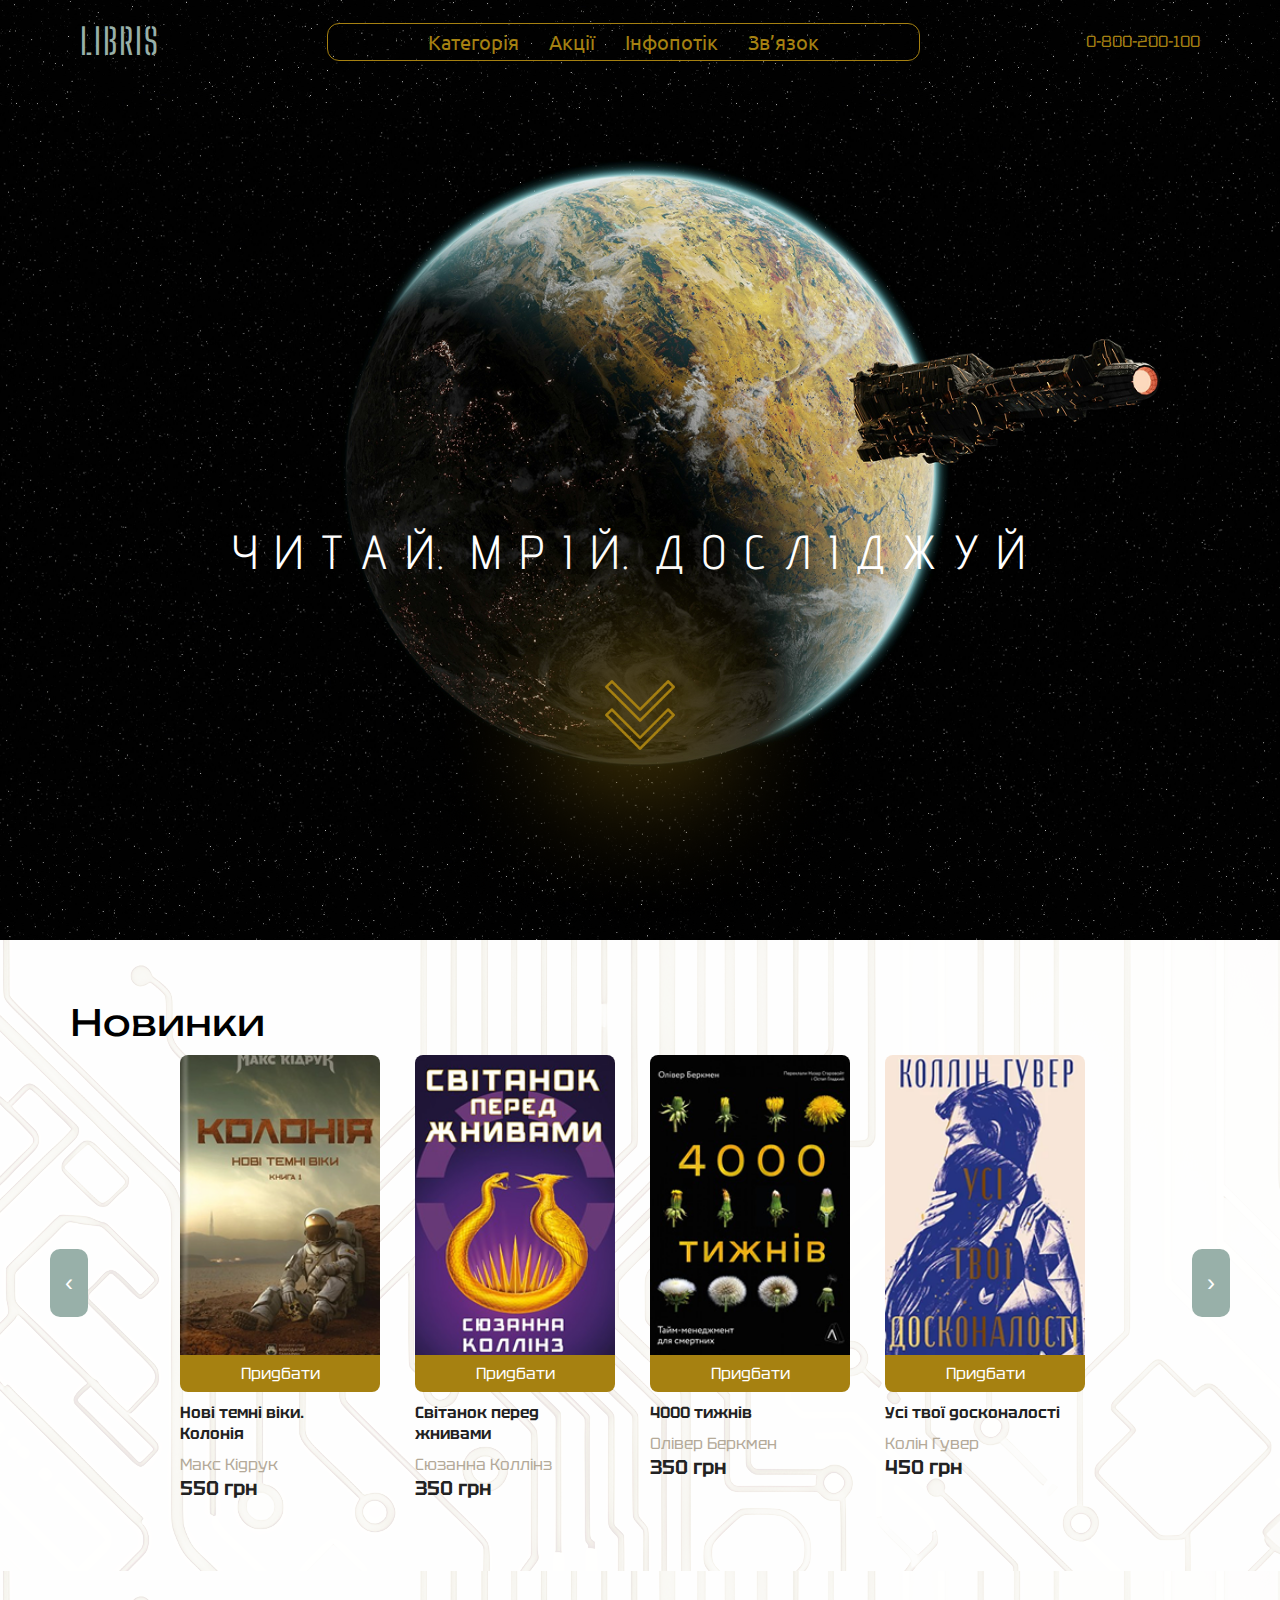
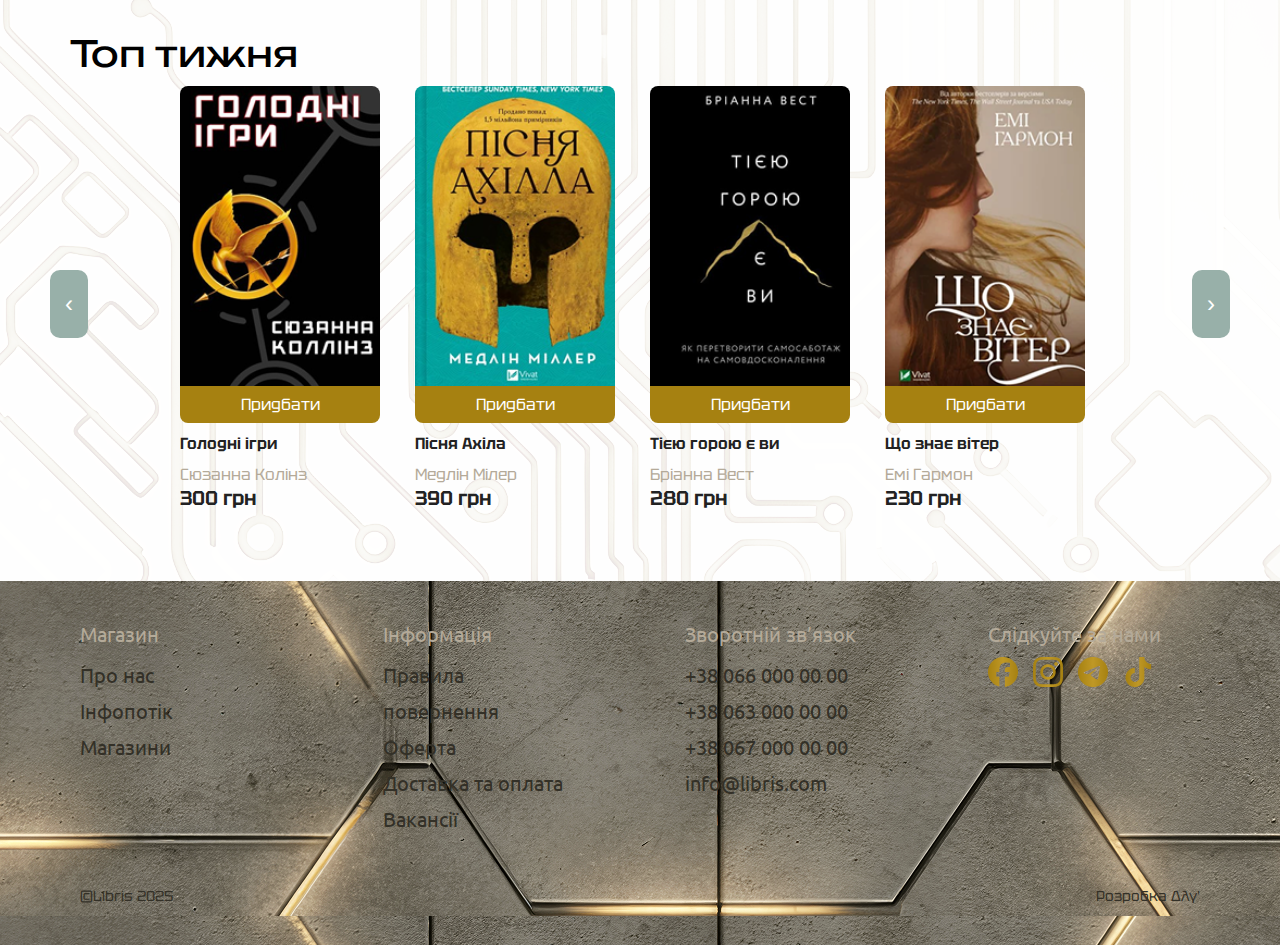
<file: library-project-main/html/index.html>
<!DOCTYPE html>
<html lang="uk">

<head>
    <meta charset="UTF-8">
    <meta name="viewport" content="width=device-width, initial-scale=1.0">
    <title>LIBRIS - Читай. Мрій. Досліджуй.</title>
    <link rel="stylesheet" href="../css/style.css">
    <link rel="stylesheet" href="../css/media_index.css">
</head>

<body>

    <section class="top">
        <img src="../img/Фон.png" alt="" class="top__bg">
        <!--хеддер-->
        <header class="header">
            <div class="header__container">
                <div class="header__logo">
                    <a href="index.html" class="header__logo-link">LIBRIS</a>
                </div>

                <nav class="header__nav">
                    <ul class="nav__list">
                        <li class="nav__item nav__item--dropdown">
                            <a href="#" class="nav__link">Категорія</a>
                            <ul class="dropdown__menu">
                                <li><a href="#">Сучасні автори</a></li>
                                <li><a href="#">Романтична проза</a></li>
                                <li><a href="#">Детективи</a></li>
                                <li><a href="#">Трилери та жахи</a></li>
                                <li><a href="fant.html">Фантастика</a></li>
                                <li><a href="#">Фентезі</a></li>
                                <li><a href="#">Класична література</a></li>
                                <li><a href="#">Комікси та манга</a></li>
                            </ul>
                        </li>
                        <li class="nav__item"><a href="#" class="nav__link">Акції</a></li>
                        <li class="nav__item"><a href="#" class="nav__link">Інфопотік</a></li>
                        <li class="nav__item"><a href="#" class="nav__link">Зв’язок</a></li>
                    </ul>
                </nav>

                <div class="header__phone">0-800-200-100</div>
            </div>
        </header>
        <!--хіро-->
        <section class="hero">
            <div class="hero__overlay">
                <div class="hero__title">
                    <h1>Ч И Т А Й.</h1>
                    <h1> М Р І Й.</h1>
                    <h1> Д О С Л І Д Ж У Й</h1>
                </div>


                <a href="#books" class="hero__arrow">
                    <img src="../img/Розмиття.png" alt="стрілка вниз">
                </a>
            </div>
        </section>
    </section>

    <!--мейн-->
    <section class="books" id="books">
        <h2 class="books__title">Новинки</h2>
        <div class="books__slider">
            <button class="slider-btn btn-prev">‹</button>

            <div class="books__list__slider">
                <div class="book-card">
                    <div class="fin">
                        <img src="../img/Нові%20темні%20віки.%20Колонія.png" alt="Світланок перед жнивами"
                            class="book-card__image">
                        <a href="description.html" class="book-card__button">Придбати</a>
                    </div>
                    <div class="book-card__title">Нові темні віки.<br>Колонія</div>
                    <div class="book-card__author">Макс Кідрук</div>
                    <div class="book-card__price">550 грн</div>
                </div>
                <div class="book-card">
                    <div class="fin">
                        <img src="../img/Світанок%20перед%20жнивами.png" alt="Світланок перед жнивами"
                            class="book-card__image">
                        <button class="book-card__button">Придбати</button>
                    </div>
                    <div class="book-card__title">Світанок перед<br>жнивами</div>
                    <div class="book-card__author">Сюзанна Коллінз</div>
                    <div class="book-card__price">350 грн</div>
                </div>

                <div class="book-card">
                    <div class="fin">
                        <img src="../img/4000%20тижнів.png" alt="Світланок перед жнивами" class="book-card__image">
                        <button class="book-card__button">Придбати</button>
                    </div>
                    <div class="book-card__title">4000 тижнів</div>
                    <div class="book-card__author">Олівер Беркмен</div>
                    <div class="book-card__price">350 грн</div>
                </div>

                <div class="book-card">
                    <div class="fin">
                        <img src="../img/Усі%20твої%20досконалості.png" alt="Світланок перед жнивами"
                            class="book-card__image">
                        <button class="book-card__button">Придбати</button>
                    </div>
                    <div class="book-card__title">Усі твої досконалості</div>
                    <div class="book-card__author">Колін Гувер</div>
                    <div class="book-card__price">450 грн</div>
                </div>
                <div class="book-card">
                    <div class="fin">
                        <img src="../img/Дослідження%20утоплення.png" alt="Світланок перед жнивами"
                            class="book-card__image">
                        <button class="book-card__button">Придбати</button>
                    </div>
                    <div class="book-card__title">Дослідження<br>утоплення</div>
                    <div class="book-card__author">Ава Рід</div>
                    <div class="book-card__price">350 грн</div>
                </div>
            </div>
            <button class="slider-btn btn-next">›</button>
        </div>
    </section>

    <section class="books">
        <h2 class="books__title">Топ тижня</h2>
        <div class="books__slider">
            <button class="slider-btn btn-prev">‹</button>

            <div class="books__list__slider">
                <div class="book-card">
                    <div class="fin">
                        <img src="../img/Голодні%20ігри.png" alt="Світланок перед жнивами" class="book-card__image">
                        <button class="book-card__button">Придбати</button>
                    </div>
                    <div class="book-card__title">Голодні ігри</div>
                    <div class="book-card__author">Сюзанна Колінз</div>
                    <div class="book-card__price">300 грн</div>
                </div>
                <div class="book-card">
                    <div class="fin">
                        <img src="../img/Пісня%20Ахілла.png" alt="Світланок перед жнивами" class="book-card__image">
                        <button class="book-card__button">Придбати</button>
                    </div>
                    <div class="book-card__title">Пісня Ахіла</div>
                    <div class="book-card__author">Медлін Мілер</div>
                    <div class="book-card__price">390 грн</div>
                </div>
                <div class="book-card">
                    <div class="fin">
                        <img src="../img/Тією%20горою%20є%20ви.png" alt="Світланок перед жнивами"
                            class="book-card__image">
                        <button class="book-card__button">Придбати</button>
                    </div>
                    <div class="book-card__title">Тією горою є ви</div>
                    <div class="book-card__author">Бріанна Вест</div>
                    <div class="book-card__price">280 грн</div>
                </div>
                <div class="book-card">
                    <div class="fin">
                        <img src="../img/Що%20знає%20вітер.png" alt="Світланок перед жнивами" class="book-card__image">
                        <button class="book-card__button">Придбати</button>
                    </div>
                    <div class="book-card__title">Що знає вітер</div>
                    <div class="book-card__author">Емі Гармон</div>
                    <div class="book-card__price">230 грн</div>
                </div>
                <div class="book-card">
                    <div class="fin">
                        <img src="../img/Ми%20злодії.png" alt="Світланок перед жнивами" class="book-card__image">
                        <button class="book-card__button">Придбати</button>
                    </div>
                    <div class="book-card__title">Ніби ми злодії</div>
                    <div class="book-card__author">М. Л. Ріо</div>
                    <div class="book-card__price">550 грн</div>
                </div>


            </div>
            <button class="slider-btn btn-next">›</button>
        </div>
    </section>

    <!--футер-->
    <footer class="footer">
        <div class="footer__container">
            <!-- Перший окремий -->
            <div class="footer__col">
                <h4>Магазин</h4>
                <ul>
                    <li><a href="#">Про нас</a></li>
                    <li><a href="#">Інфопотік</a></li>
                    <li><a href="#">Магазини</a></li>
                </ul>
            </div>

            <div class="footer__col">
                <h4>Інформація</h4>
                <ul>
                    <li><a href="#">Правила<br>повернення</a></li>
                    <li><a href="#">Оферта</a></li>
                    <li><a href="#">Доставка та оплата</a></li>
                    <li><a href="#">Вакансії</a></li>
                </ul>
            </div>

            <div class="footer__col">
                <h4>Зворотній зв’язок</h4>
                <ul>
                    <li><a>+38 066 000 00 00</a></li>
                    <li><a>+38 063 000 00 00</a></li>
                    <li><a>+38 067 000 00 00</a></li>
                    <li><a>info@libris.com</a></li>
                </ul>
            </div>


            <div class="footer__col">
                <h4>Слідкуйте за нами</h4>
                <div class="footer__socials">
                    <a href="#"><img src="../img/facebook.png" alt="Facebook"></a>
                    <a href="#"><img src="../img/instagram.png" alt="Instagram"></a>
                    <a href="#"><img src="../img/telegram.png" alt="telegram"></a>
                    <a href="#"><img src="../img/tiktok.png" alt="tiktok"></a>
                </div>
            </div>
        </div>

        <div class="footer__bottom">
            <p>©Libris 2025</p>
            <p>Розробка Δλγ'</p>
        </div>

    </footer>
    <script src="../java/slider.js"></script>
</body>

</html>
</file>
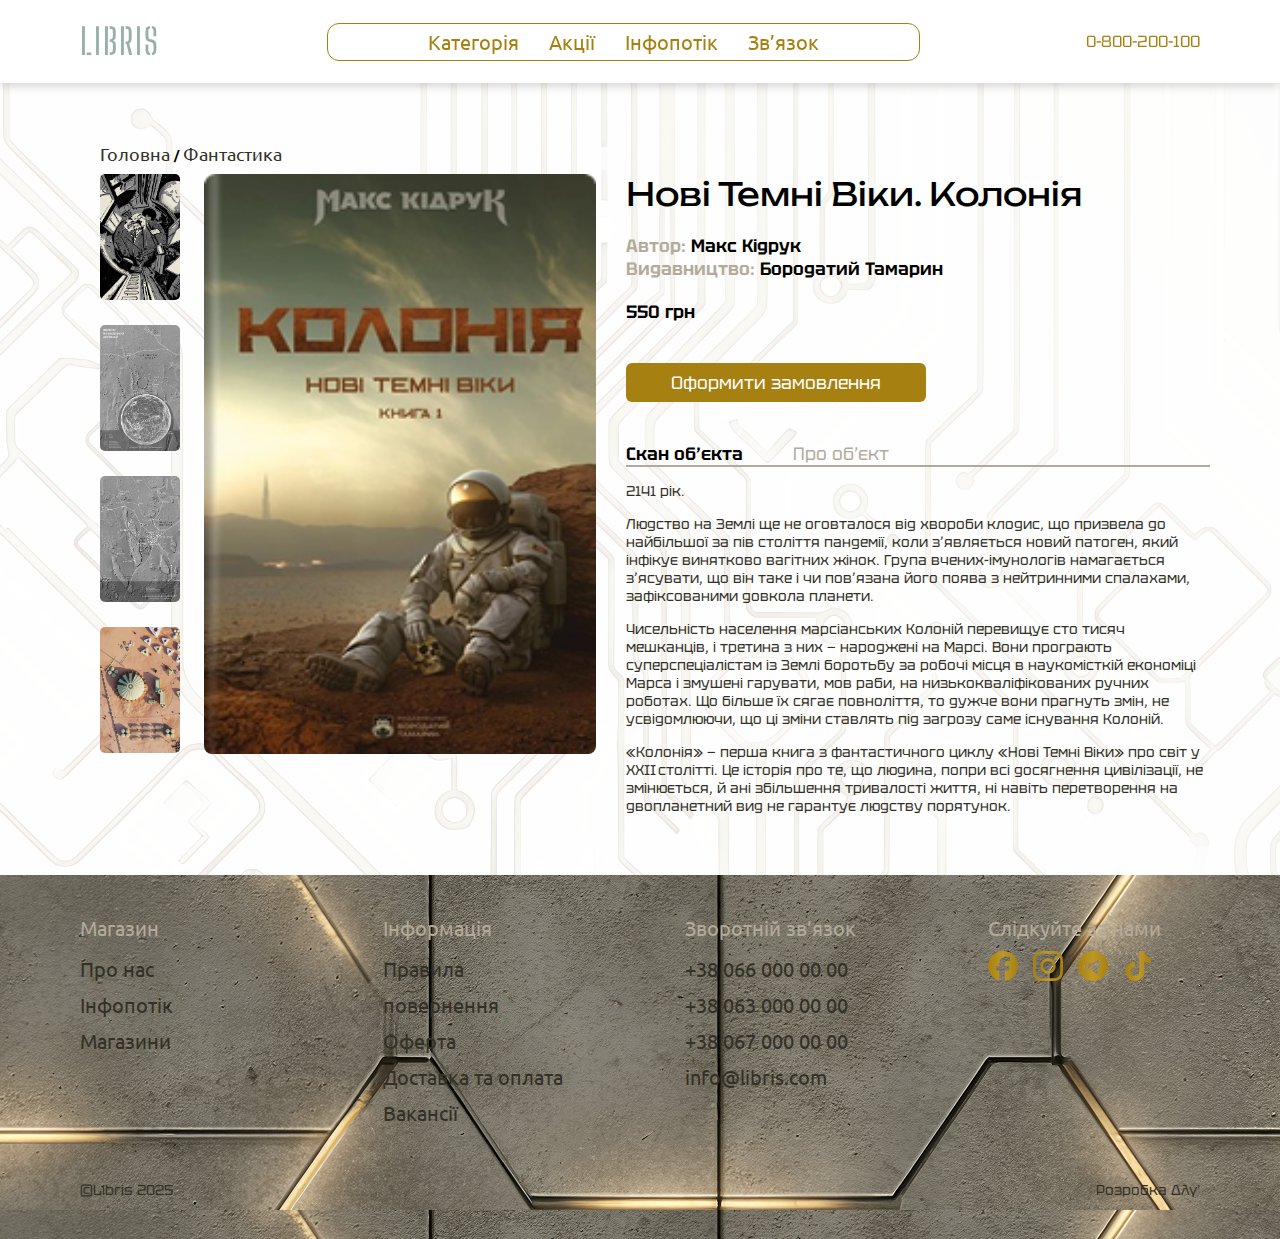
<file: library-project-main/html/description.html>
<!DOCTYPE html>
<html lang="en">

<head>
    <meta charset="UTF-8">
    <meta name="viewport" content="width=device-width, initial-scale=1.0">
    <title>Опис</title>
    <link rel="stylesheet" href="../css/style.css">
    <link rel="stylesheet" href="../css/fant_head.css">
    <link rel="stylesheet" href="../css/media_index.css">
    <link rel="stylesheet" href="../css/media_description.css">

</head>

<body id="top">
    <header class="header--white header">
        <div class="header__container">
            <div class="header__logo">
                <a href="index.html" class="header__logo-link">LIBRIS</a>
            </div>

            <nav class="header__nav">
                <ul class="nav__list">
                    <li class="nav__item nav__item--dropdown">
                        <a href="#" class="nav__link">Категорія</a>
                        <ul class="dropdown__menu">
                            <li><a href="#">Сучасні автори</a></li>
                            <li><a href="#">Романтична проза</a></li>
                            <li><a href="#">Детективи</a></li>
                            <li><a href="#">Трилери та жахи</a></li>
                            <li><a href="fant.html">Фантастика</a></li>
                            <li><a href="#">Фентезі</a></li>
                            <li><a href="#">Класична література</a></li>
                            <li><a href="#">Комікси та манга</a></li>
                        </ul>
                    </li>
                    <li class="nav__item"><a href="#" class="nav__link">Акції</a></li>
                    <li class="nav__item"><a href="#" class="nav__link">Інфопотік</a></li>
                    <li class="nav__item"><a href="#" class="nav__link">Зв’язок</a></li>
                </ul>
            </nav>

            <div class="header__phone">0-800-200-100</div>
        </div>
    </header>


    <!--мейн-->
    <section class="book" id="book">
        <nav>
            <h5 class="breadcrumbs">
                <a href="index.html">Головна</a>
                /
                <a href="fant.html">Фантастика</a>
            </h5>
        </nav>
        <div class="about">
            <div class="gallery">
                <div class="gallery__thumbs">
                    <img src="../img/Опис2.png" class="thumb">
                    <img src="../img/Опис3.png" class="thumb">
                    <img src="../img/Опис5.png" class="thumb">
                    <img src="../img/Опис4.png" class="thumb">
                </div>

                <div class="gallery__main">
                    <img src="../img/Нові%20темні%20віки.%20Колонія.png" id="mainImage">
                </div>
            </div>

            <div class="main">
                <h2 class="main__title">Нові Темні Віки. Колонія</h2>
                <div class="author">
                    <h3>
                        <span class="category">Автор: </span> Макс Кідрук
                    </h3>
                    </h3>
                    <h3>
                        <span class="category">Видавництво: </span> Бородатий Тамарин
                    </h3>
                </div>
                <h3>
                    550 грн
                </h3>
                <a href="order.html" class="order__button">Оформити замовлення</a>
                <div class="tabs">
                    <div class="tab-buttons">
                        <button class="tab-btn active" data-tab="scan">Скан об’єкта</button>
                        <button class="tab-btn" data-tab="about">Про об’єкт</button>
                    </div>
                    <hr class="line">
                    <div class="tab-content active" id="scan">
                        <div class="scan">
                            <p>2141 рік.</p>
                            <p>Людство на Землі ще не оговталося від хвороби клодис, що призвела до найбільшої за пів
                                століття пандемії, коли з’являється новий патоген, який інфікує винятково вагітних
                                жінок.
                                Група вчених-імунологів намагається з’ясувати, що він таке і чи пов’язана його поява з
                                нейтринними спалахами, зафіксованими довкола планети.</p>
                            <p>Чисельність населення марсіанських Колоній перевищує сто тисяч мешканців, і третина з них
                                —
                                народжені на Марсі. Вони програють суперспеціалістам із Землі боротьбу за робочі місця в
                                наукомісткій економіці Марса і змушені гарувати, мов раби, на низькокваліфікованих
                                ручних
                                роботах. Що більше їх сягає повноліття, то дужче вони прагнуть змін, не усвідомлюючи, що
                                ці
                                зміни ставлять під загрозу саме існування Колоній.</p>
                            <p>«Колонія» — перша книга з фантастичного циклу «Нові Темні Віки» про світ у ХХІІ столітті.
                                Це
                                історія про те, що людина, попри всі досягнення цивілізації, не змінюється, й ані
                                збільшення
                                тривалості життя, ні навіть перетворення на двопланетний вид не гарантує людству
                                порятунок.
                            </p>
                        </div>
                    </div>

                    <div class="tab-content" id="about">
                        <div class="specs">
                            <div class="specs__item">
                                <span>Жанр</span>
                                <span>Наукова фантастика</span>
                            </div>

                            <div class="specs__item">
                                <span>Мова</span>
                                <span>Українська</span>
                            </div>

                            <div class="specs__item">
                                <span>Обкладинка</span>
                                <span>Тверда</span>
                            </div>

                            <div class="specs__item">
                                <span>Кількість сторінок</span>
                                <span>904</span>
                            </div>

                            <div class="specs__item">
                                <span>Формат</span>
                                <span>235 × 150 мм</span>
                            </div>

                            <div class="specs__item">
                                <span>Вага</span>
                                <span>1.096 кг</span>
                            </div>

                            <div class="specs__item">
                                <span>Ілюстрації</span>
                                <span>Катерина Кошелєва, Федір Гонца</span>
                            </div>

                            <div class="specs__item">
                                <span>Рік видання</span>
                                <span>2025</span>
                            </div>

                            <div class="specs__item">
                                <span>Код товару</span>
                                <span>103903</span>
                            </div>
                        </div>
                    </div>
                </div>
            </div>
        </div>
        </div>
    </section>

    <!--футер-->
    <footer class="footer">
        <div class="footer__container">
            <!-- Перший окремий -->
            <div class="footer__col">
                <h4>Магазин</h4>
                <ul>
                    <li><a href="#">Про нас</a></li>
                    <li><a href="#">Інфопотік</a></li>
                    <li><a href="#">Магазини</a></li>
                </ul>
            </div>

            <div class="footer__col">
                <h4>Інформація</h4>
                <ul>
                    <li><a href="#">Правила<br>повернення</a></li>
                    <li><a href="#">Оферта</a></li>
                    <li><a href="#">Доставка та оплата</a></li>
                    <li><a href="#">Вакансії</a></li>
                </ul>
            </div>

            <div class="footer__col">
                <h4>Зворотній зв’язок</h4>
                <ul>
                    <li><a>+38 066 000 00 00</a></li>
                    <li><a>+38 063 000 00 00</a></li>
                    <li><a>+38 067 000 00 00</a></li>
                    <li><a>info@libris.com</a></li>
                </ul>
            </div>


            <div class="footer__col">
                <h4>Слідкуйте за нами</h4>
                <div class="footer__socials">
                    <a href="#"><img src="../img/facebook.png" alt="Facebook"></a>
                    <a href="#"><img src="../img/instagram.png" alt="Instagram"></a>
                    <a href="#"><img src="../img/telegram.png" alt="telegram"></a>
                    <a href="#"><img src="../img/tiktok.png" alt="tiktok"></a>
                </div>
            </div>
        </div>

        <div class="footer__bottom">
            <p>©Libris 2025</p>
            <p>Розробка Δλγ'</p>
        </div>

    </footer>
    <script src="../java/gallery.js"></script>
    <script src="../java/description.js"></script>
</body>

</html>
</file>
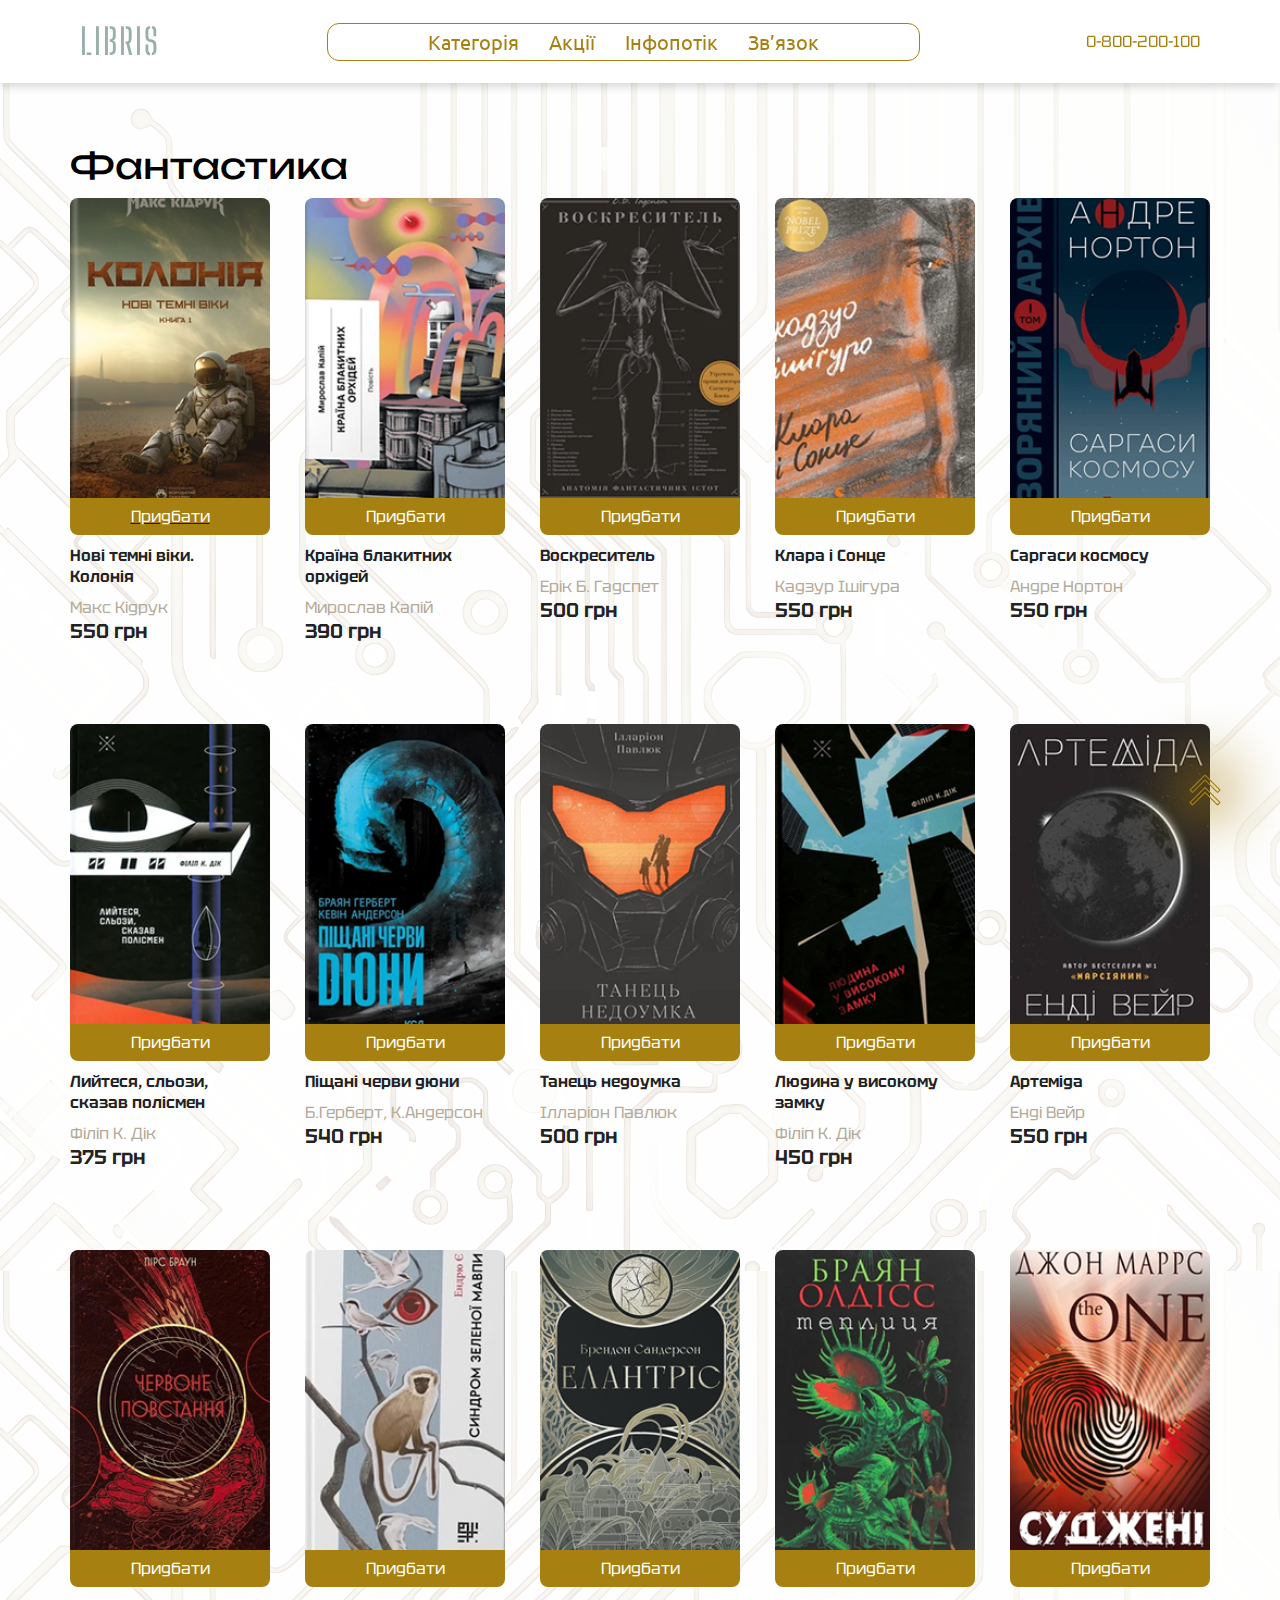
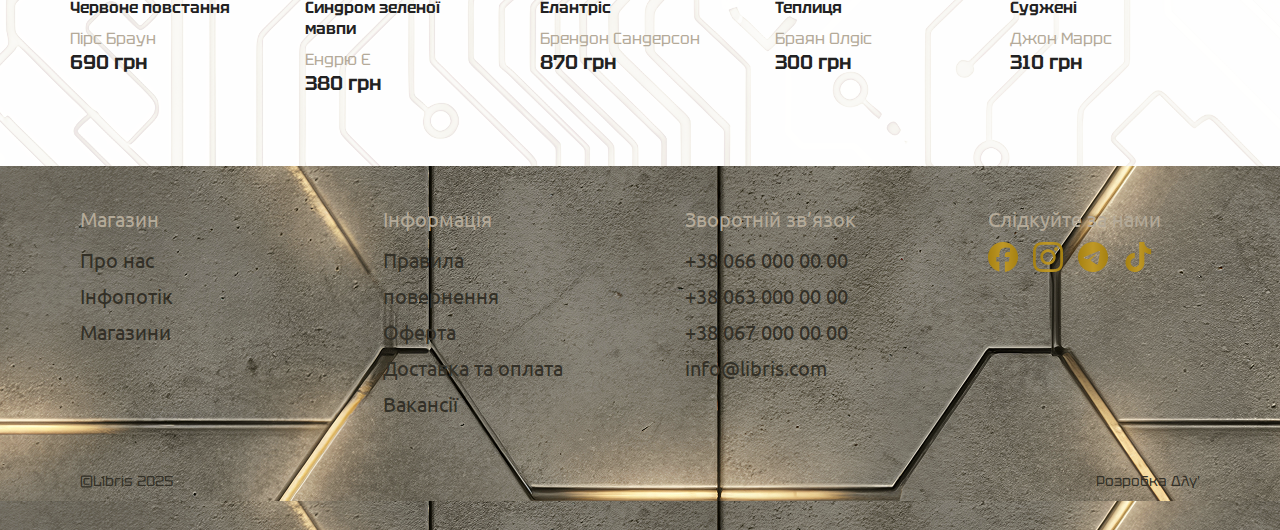
<file: library-project-main/html/fant.html>
<!DOCTYPE html>
<html lang="en">

<head>
    <meta charset="UTF-8">
    <meta name="viewport" content="width=device-width, initial-scale=1.0">
    <title>Фантастика</title>
    <link rel="stylesheet" href="../css/style.css">
    <link rel="stylesheet" href="../css/fant_head.css">
    <link rel="stylesheet" href="../css/media_index.css">
    <link rel="stylesheet" href="../css/media_fant.css">
</head>

<body id="top">
    <header class="header--white header">
        <div class="header__container">
            <div class="header__logo">
                <a href="index.html" class="header__logo-link">LIBRIS</a>
            </div>

            <nav class="header__nav">
                <ul class="nav__list">
                    <li class="nav__item nav__item--dropdown">
                        <a href="#" class="nav__link">Категорія</a>
                        <ul class="dropdown__menu">
                            <li><a href="#">Сучасні автори</a></li>
                            <li><a href="#">Романтична проза</a></li>
                            <li><a href="#">Детективи</a></li>
                            <li><a href="#">Трилери та жахи</a></li>
                            <li><a href="#">Фантастика</a></li>
                            <li><a href="#">Фентезі</a></li>
                            <li><a href="#">Класична література</a></li>
                            <li><a href="#">Комікси та манга</a></li>
                        </ul>
                    </li>
                    <li class="nav__item"><a href="#" class="nav__link">Акції</a></li>
                    <li class="nav__item"><a href="#" class="nav__link">Інфопотік</a></li>
                    <li class="nav__item"><a href="#" class="nav__link">Зв’язок</a></li>
                </ul>
            </nav>

            <div class="header__phone">0-800-200-100</div>
        </div>
    </header>


    <!--мейн-->
    <section class="books" id="books">
        <h2 class="books__title">Фантастика</h2>
        <div class="books__list">
            <div class="book-card">
                <a href="description.html" class="fin">
                    <img src="../img/Нові%20темні%20віки.%20Колонія.png" alt="Світланок перед жнивами"
                        class="book-card__image">

                    <button class="book-card__button">Придбати</button>
                </a>
                <div class="book-card__title">Нові темні віки.<br>Колонія</div>
                <div class="book-card__author">Макс Кідрук</div>
                <div class="book-card__price">550 грн</div>
            </div>
            <div class="book-card">
                <div class="fin">
                    <img src="../img/Країна%20блакитних%20орхідей.png" alt="Світланок перед жнивами"
                        class="book-card__image">
                    <button class="book-card__button">Придбати</button>
                </div>
                <div class="book-card__title">Країна блакитних<br>орхідей</div>
                <div class="book-card__author">Мирослав Капій</div>
                <div class="book-card__price">390 грн</div>
            </div>
            <div class="book-card">
                <div class="fin">
                    <img src="../img/Воскреситель.png" alt="Світланок перед жнивами" class="book-card__image">
                    <button class="book-card__button">Придбати</button>
                </div>
                <div class="book-card__title">Воскреситель</div>
                <div class="book-card__author">Ерік Б. Гадспет</div>
                <div class="book-card__price">500 грн</div>
            </div>
            <div class="book-card">
                <div class="fin">
                    <img src="../img/Клара%20і%20Сонце.png" alt="Світланок перед жнивами" class="book-card__image">
                    <button class="book-card__button">Придбати</button>
                </div>
                <div class="book-card__title">Клара і Сонце</div>
                <div class="book-card__author">Кадзур Ішігура</div>
                <div class="book-card__price">550 грн</div>
            </div>
            <div class="book-card">
                <div class="fin">
                    <img src="../img/Саргаси%20космосу.png" alt="Світланок перед жнивами" class="book-card__image">
                    <button class="book-card__button">Придбати</button>
                </div>
                <div class="book-card__title">Саргаси космосу</div>
                <div class="book-card__author">Андре Нортон</div>
                <div class="book-card__price">550 грн</div>
            </div>
            <div class="break"></div>
            <div class="book-card">
                <div class="fin">
                    <img src="../img/Лийтеся,%20сльози,%20сказав%20полісмен.png" alt="Світланок перед жнивами"
                        class="book-card__image">
                    <button class="book-card__button">Придбати</button>
                </div>
                <div class="book-card__title">Лийтеся, сльози,<br>сказав полісмен</div>
                <div class="book-card__author">Філіп К. Дік</div>
                <div class="book-card__price">375 грн</div>
            </div>
            <div class="book-card">
                <div class="fin">
                    <img src="../img/Піщані%20черви%20дюни.png" alt="Світланок перед жнивами" class="book-card__image">
                    <button class="book-card__button">Придбати</button>
                </div>
                <div class="book-card__title">Піщані черви дюни</div>
                <div class="book-card__author">Б.Герберт, К.Андерсон</div>
                <div class="book-card__price">540 грн</div>
            </div>
            <div class="book-card">
                <div class="fin">
                    <img src="../img/Танець%20недоумка.png" alt="Світланок перед жнивами" class="book-card__image">
                    <button class="book-card__button">Придбати</button>
                </div>
                <div class="book-card__title">Танець недоумка</div>
                <div class="book-card__author">Ілларіон Павлюк</div>
                <div class="book-card__price">500 грн</div>
            </div>
            <div class="book-card">
                <div class="fin">
                    <img src="../img/Людина%20у%20високому%20замку.png" alt="Світланок перед жнивами"
                        class="book-card__image">
                    <button class="book-card__button">Придбати</button>
                </div>
                <div class="book-card__title">Людина у високому<br>замку</div>
                <div class="book-card__author">Філіп К. Дік</div>
                <div class="book-card__price">450 грн</div>
            </div>
            <div class="book-card">
                <div class="fin">
                    <img src="../img/Артеміда.png" alt="Світланок перед жнивами" class="book-card__image">
                    <button class="book-card__button">Придбати</button>
                </div>
                <div class="book-card__title">Артеміда</div>
                <div class="book-card__author">Енді Вейр</div>
                <div class="book-card__price">550 грн</div>
            </div>
            <div class="break"></div>
            <div class="book-card">
                <div class="fin">
                    <img src="../img/Червоне%20повстання.png" alt="Світланок перед жнивами" class="book-card__image">
                    <button class="book-card__button">Придбати</button>
                </div>
                <div class="book-card__title">Червоне повстання</div>
                <div class="book-card__author">Пірс Браун</div>
                <div class="book-card__price">690 грн</div>
            </div>
            <div class="book-card">
                <div class="fin">
                    <img src="../img/Синдром%20зеленої%20мавпи.png" alt="Світланок перед жнивами"
                        class="book-card__image">
                    <button class="book-card__button">Придбати</button>
                </div>
                <div class="book-card__title">Синдром зеленої<br>мавпи</div>
                <div class="book-card__author">Ендрю Є</div>
                <div class="book-card__price">380 грн</div>
            </div>
            <div class="book-card">
                <div class="fin">
                    <img src="../img/Елантріс.png" alt="Світланок перед жнивами" class="book-card__image">
                    <button class="book-card__button">Придбати</button>
                </div>
                <div class="book-card__title">Елантріс</div>
                <div class="book-card__author">Брендон Сандерсон</div>
                <div class="book-card__price">870 грн</div>
            </div>
            <div class="book-card">
                <div class="fin">
                    <img src="../img/Теплиця.png" alt="Світланок перед жнивами" class="book-card__image">
                    <button class="book-card__button">Придбати</button>
                </div>
                <div class="book-card__title">Теплиця</div>
                <div class="book-card__author">Браян Олдіс</div>
                <div class="book-card__price">300 грн</div>
            </div>
            <div class="book-card">
                <div class="fin">
                    <img src="../img/Суджені.png" alt="Світланок перед жнивами" class="book-card__image">
                    <button class="book-card__button">Придбати</button>
                </div>
                <div class="book-card__title">Суджені</div>
                <div class="book-card__author">Джон Маррс</div>
                <div class="book-card__price">310 грн</div>
            </div>
        </div>
        <a href="#top" class="scroll-to-top">
            <img src="../img/Розмиття.png" alt="Вгору">
        </a>
    </section>

    <!--футер-->
    <footer class="footer">
        <div class="footer__container">
            <!-- Перший окремий -->
            <div class="footer__col">
                <h4>Магазин</h4>
                <ul>
                    <li><a href="#">Про нас</a></li>
                    <li><a href="#">Інфопотік</a></li>
                    <li><a href="#">Магазини</a></li>
                </ul>
            </div>

            <div class="footer__col">
                <h4>Інформація</h4>
                <ul>
                    <li><a href="#">Правила<br>повернення</a></li>
                    <li><a href="#">Оферта</a></li>
                    <li><a href="#">Доставка та оплата</a></li>
                    <li><a href="#">Вакансії</a></li>
                </ul>
            </div>

            <div class="footer__col">
                <h4>Зворотній зв’язок</h4>
                <ul>
                    <li><a>+38 066 000 00 00</a></li>
                    <li><a>+38 063 000 00 00</a></li>
                    <li><a>+38 067 000 00 00</a></li>
                    <li><a>info@libris.com</a></li>
                </ul>
            </div>


            <div class="footer__col">
                <h4>Слідкуйте за нами</h4>
                <div class="footer__socials">
                    <a href="#"><img src="../img/facebook.png" alt="Facebook"></a>
                    <a href="#"><img src="../img/instagram.png" alt="Instagram"></a>
                    <a href="#"><img src="../img/telegram.png" alt="telegram"></a>
                    <a href="#"><img src="../img/tiktok.png" alt="tiktok"></a>
                </div>
            </div>
        </div>

        <div class="footer__bottom">
            <p>©Libris 2025</p>
            <p>Розробка Δλγ'</p>
        </div>

    </footer>

</body>

</html>
</file>
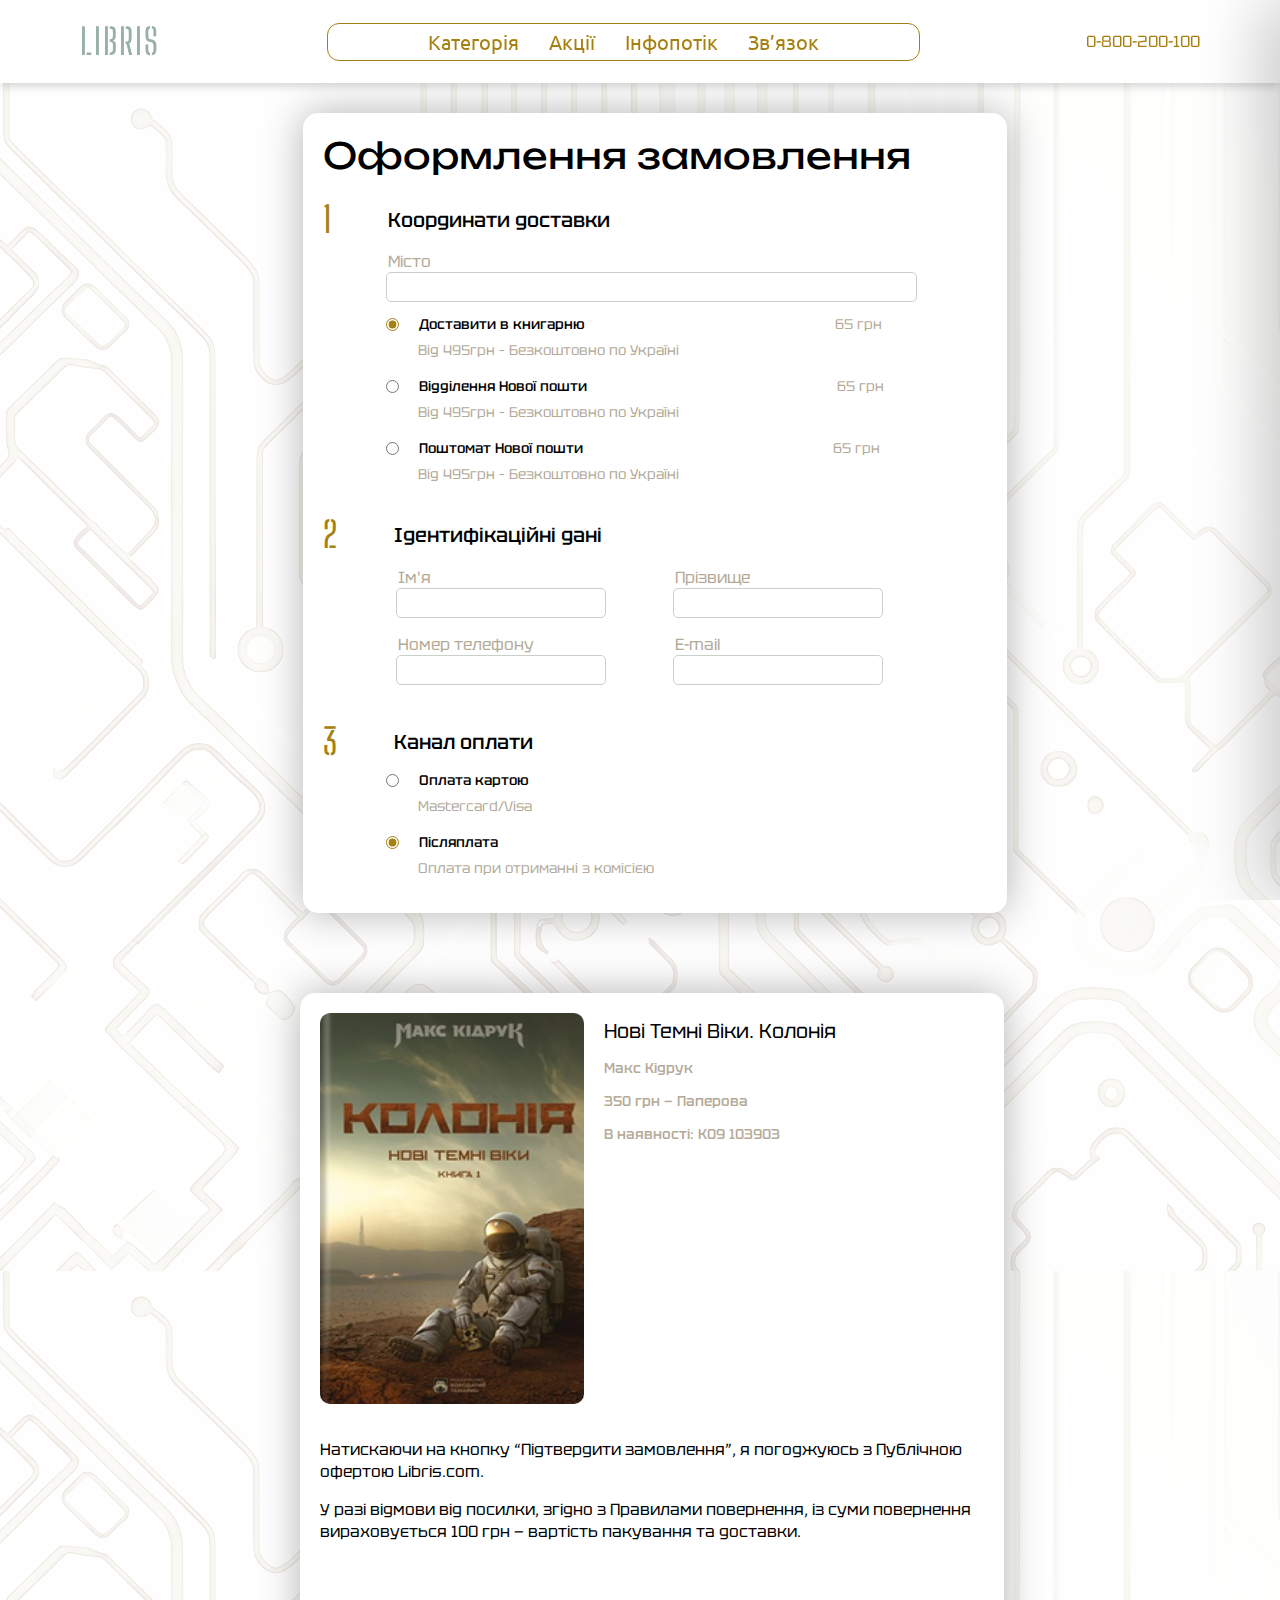
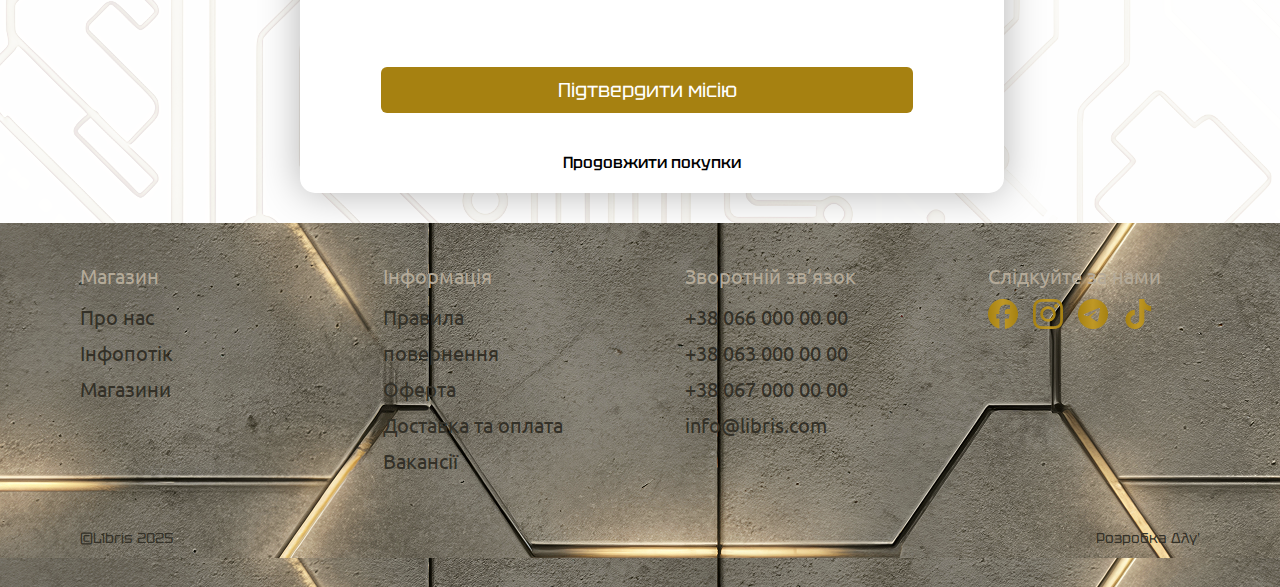
<file: library-project-main/html/order.html>
<!DOCTYPE html>
<html lang="en">

<head>
    <meta charset="UTF-8">
    <meta name="viewport" content="width=device-width, initial-scale=1.0">
    <title>Оформлення замовлення</title>
    <link rel="stylesheet" href="../css/style.css">
    <link rel="stylesheet" href="../css/fant_head.css">
    <link rel="stylesheet" href="../css/order.css">
    <link rel="stylesheet" href="../css/media_fant.css">
    <link rel="stylesheet" href="../css/media_index.css">

    <link rel="stylesheet" href="../css/media_order.css">

</head>

<body>
    <header class="header--white header">
        <div class="header__container">
            <div class="header__logo">
                <a href="index.html" class="header__logo-link">LIBRIS</a>
            </div>

            <nav class="header__nav">
                <ul class="nav__list">
                    <li class="nav__item nav__item--dropdown">
                        <a href="#" class="nav__link">Категорія</a>
                        <ul class="dropdown__menu">
                            <li><a href="#">Сучасні автори</a></li>
                            <li><a href="#">Романтична проза</a></li>
                            <li><a href="#">Детективи</a></li>
                            <li><a href="#">Трилери та жахи</a></li>
                            <li><a href="fant.html">Фантастика</a></li>
                            <li><a href="#">Фентезі</a></li>
                            <li><a href="#">Класична література</a></li>
                            <li><a href="#">Комікси та манга</a></li>
                        </ul>
                    </li>
                    <li class="nav__item"><a href="#" class="nav__link">Акції</a></li>
                    <li class="nav__item"><a href="#" class="nav__link">Інфопотік</a></li>
                    <li class="nav__item"><a href="#" class="nav__link">Зв’язок</a></li>
                </ul>
            </nav>

            <div class="header__phone">0-800-200-100</div>
        </div>
    </header>

    <!-- оформлення -->
    <div class="order-container">
        <div class="order-form">
            <h1>Оформлення замовлення</h1>



            <div class="order-section">
                <h2><span>1</span> Координати доставки</h2>

                <label class="input-label" for="city">Місто</label>
                <input type="text" id="city" class="input-field">

                <div class="delivery-options">
                    <label>
                        <input type="radio" name="delivery" checked>
                        Доставити в книгарню
                        <p>65 грн</p>
                    </label>
                    <p>Від 495грн – Безкоштовно по Україні</p>
                    <label>
                        <input type="radio" name="delivery">
                        Відділення Нової пошти
                        <p>65 грн</p>
                    </label>
                    <p>Від 495грн – Безкоштовно по Україні</p>
                    <label>
                        <input type="radio" name="delivery">
                        Поштомат Нової пошти
                        <p>65 грн</p>
                    </label>
                    <p>Від 495грн – Безкоштовно по Україні</p>
                </div>
            </div>



            <div class="order-section">
                <h2><span>2</span> Ідентифікаційні дані</h2>
                <div class="form-row">
                    <div>
                        <label class="input-label" for="name">Ім'я</label>
                        <input type="text" id="name" class="input-field">
                    </div>
                    <div>
                        <label class="input-label" for="lastname">Прізвище</label>
                        <input type="text" id="lastname" class="input-field">
                    </div>
                </div>
                <div class="form-row">
                    <div>
                        <label class="input-label" for="phone">Номер телефону</label>
                        <input type="text" id="phone" class="input-field">
                    </div>
                    <div>
                        <label class="input-label" for="mail">E-mail</label>
                        <input type="email" id="mail" class="input-field">
                    </div>
                </div>
            </div>

            <div class="order-section">
                <h2><span>3</span> Канал оплати</h2>
                <div class="delivery-options">
                    <label>
                        <input type="radio" name="payment" checked>
                        Оплата картою
                    </label>
                    <p>Mastercard/Visa</p>
                    <label>
                        <input type="radio" name="payment" checked>
                        Післяплата
                    </label>
                    <p>Оплата при отриманні з комісією</p>
                </div>

            </div>
        </div>

        <div class="order-summary">
            <div class="book-info">
                <img src="../img/Нові%20темні%20віки.%20Колонія.png" alt="Колонія" class="book-image">

                <div class="book-details">
                    <h3>Нові Темні Віки. Колонія</h3>
                    <p class="author">Макс Кідрук</p>
                    <p class="price">350 грн — Паперова</p>
                    <p class="stock">В наявності: K09 103903</p>
                </div>
            </div>

            <p class="agreement">
                Натискаючи на кнопку “Підтвердити замовлення”, я погоджуюсь з Публічною офертою Libris.com.
            </p>
            <p class="policy">
                У разі відмови від посилки, згідно з Правилами повернення, із суми повернення вираховується 100 грн —
                вартість пакування та доставки.
            </p>
            <div class="cart-container">
                <button class="confirm-btn" id="confirm-btn">Підтвердити місію</button>
            </div>
            <a href="index.html" class="continue-link">Продовжити покупки</a>
        </div>
    </div>


    <!--футер-->
    <footer class="footer">
        <div class="footer__container">
            <!-- Перший окремий -->
            <div class="footer__col">
                <h4>Магазин</h4>
                <ul>
                    <li><a href="#">Про нас</a></li>
                    <li><a href="#">Інфопотік</a></li>
                    <li><a href="#">Магазини</a></li>
                </ul>
            </div>

            <div class="footer__col">
                <h4>Інформація</h4>
                <ul>
                    <li><a href="#">Правила<br>повернення</a></li>
                    <li><a href="#">Оферта</a></li>
                    <li><a href="#">Доставка та оплата</a></li>
                    <li><a href="#">Вакансії</a></li>
                </ul>
            </div>

            <div class="footer__col">
                <h4>Зворотній зв’язок</h4>
                <ul>
                    <li><a>+38 066 000 00 00</a></li>
                    <li><a>+38 063 000 00 00</a></li>
                    <li><a>+38 067 000 00 00</a></li>
                    <li><a>info@libris.com</a></li>
                </ul>
            </div>


            <div class="footer__col">
                <h4>Слідкуйте за нами</h4>
                <div class="footer__socials">
                    <a href="#"><img src="../img/facebook.png" alt="Facebook"></a>
                    <a href="#"><img src="../img/instagram.png" alt="Instagram"></a>
                    <a href="#"><img src="../img/telegram.png" alt="telegram"></a>
                    <a href="#"><img src="../img/tiktok.png" alt="tiktok"></a>
                </div>
            </div>
        </div>

        <div class="footer__bottom">
            <p>©Libris 2025</p>
            <p>Розробка Δλγ'</p>
        </div>

    </footer>
    <div class="transition-scene">
        <div class="next-page"></div>
        <img src="../img/НЛО.png" alt="plane" class="plane" />
    </div>

    <script src="../java/plane.js"></script>
</body>

</html>
</file>
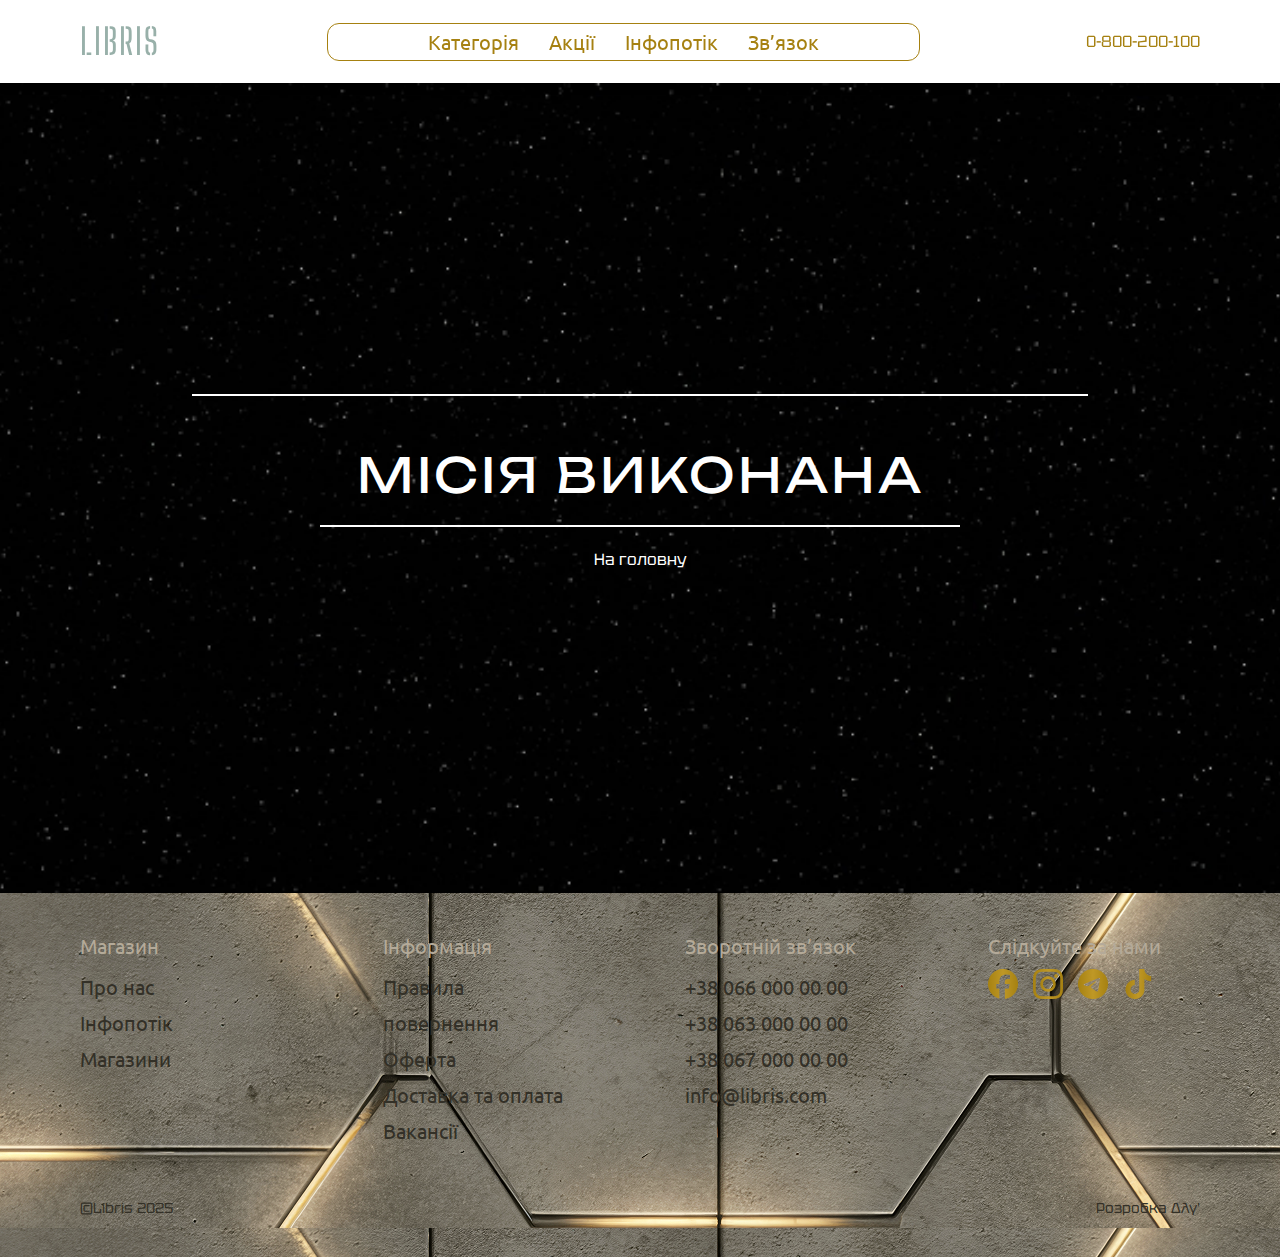
<file: library-project-main/html/order_complete.html>
<!DOCTYPE html>
<html lang="en">

<head>
    <meta charset="UTF-8">
    <meta name="viewport" content="width=device-width, initial-scale=1.0">
    <title>Фантастика</title>
    <link rel="stylesheet" href="../css/style.css">
    <link rel="stylesheet" href="../css/fant_head.css">
    <link rel="stylesheet" href="../css/order.css">
    <link rel="stylesheet" href="../css/media_fant.css">
    <link rel="stylesheet" href="../css/media_index.css">
    <link rel="stylesheet" href="../css/media_order.css">
    <link rel="stylesheet" href="../css/order_complete.css">
    <link rel="stylesheet" href="../css/media_order_complete.css">
</head>

<body id="top">
    <header class="header--white header">
        <div class="header__container">
            <div class="header__logo">
                <a href="index.html" class="header__logo-link">LIBRIS</a>
            </div>

            <nav class="header__nav">
                <ul class="nav__list">
                    <li class="nav__item nav__item--dropdown">
                        <a href="#" class="nav__link">Категорія</a>
                        <ul class="dropdown__menu">
                            <li><a href="#">Сучасні автори</a></li>
                            <li><a href="#">Романтична проза</a></li>
                            <li><a href="#">Детективи</a></li>
                            <li><a href="#">Трилери та жахи</a></li>
                            <li><a href="fant.html">Фантастика</a></li>
                            <li><a href="#">Фентезі</a></li>
                            <li><a href="#">Класична література</a></li>
                            <li><a href="#">Комікси та манга</a></li>
                        </ul>
                    </li>
                    <li class="nav__item"><a href="#" class="nav__link">Акції</a></li>
                    <li class="nav__item"><a href="#" class="nav__link">Інфопотік</a></li>
                    <li class="nav__item"><a href="#" class="nav__link">Зв’язок</a></li>
                </ul>
            </nav>

            <div class="header__phone">0-800-200-100</div>
        </div>
    </header>


    <!--мейн-->
    <main class="main-banner">
        <div class="main-banner__content">
            <div class="line"></div>
            <br>
            <h1>МІСІЯ ВИКОНАНА</h1>
            <br>
            <div class="line-bot line"></div>
            <a href="index.html" class="main-banner__btn">На головну</a>

        </div>
    </main>


    <!--футер-->
    <footer class="footer">
        <div class="footer__container">

            <div class="footer__col">
                <h4>Магазин</h4>
                <ul>
                    <li><a href="#">Про нас</a></li>
                    <li><a href="#">Інфопотік</a></li>
                    <li><a href="#">Магазини</a></li>
                </ul>
            </div>


            <div class="footer__col">
                <h4>Інформація</h4>
                <ul>
                    <li><a href="#">Правила<br>повернення</a></li>
                    <li><a href="#">Оферта</a></li>
                    <li><a href="#">Доставка та оплата</a></li>
                    <li><a href="#">Вакансії</a></li>
                </ul>
            </div>

            <div class="footer__col">
                <h4>Зворотній зв’язок</h4>
                <ul>
                    <li><a>+38 066 000 00 00</a></li>
                    <li><a>+38 063 000 00 00</a></li>
                    <li><a>+38 067 000 00 00</a></li>
                    <li><a>info@libris.com</a></li>
                </ul>
            </div>


            <div class="footer__col">
                <h4>Слідкуйте за нами</h4>
                <div class="footer__socials">
                    <a href="#"><img src="../img/facebook.png" alt="Facebook"></a>
                    <a href="#"><img src="../img/instagram.png" alt="Instagram"></a>
                    <a href="#"><img src="../img/telegram.png" alt="telegram"></a>
                    <a href="#"><img src="../img/tiktok.png" alt="tiktok"></a>
                </div>
            </div>
        </div>

        <div class="footer__bottom">
            <p>©Libris 2025</p>
            <p>Розробка Δλγ'</p>
        </div>

    </footer>

</body>

</html>
</file>
<file: library-project-main/css/style.css>
@import url(header.css);
@import url(hero.css);
@import url(books.css);
@import url(footer.css);
@import url(description.css);


* {
    margin: 0;
    padding: 0;
    box-sizing: border-box;
}

body {
    font-family: 'Montserrat', sans-serif;
    color: #fff;
    background-color: #0e0e0e;
}

.top {
    position: relative;
    display: flex;
    flex-direction: column;
    justify-content: space-between;
    overflow: hidden;
    background-image: url(../img/Фон-2.png);
}

.top__bg {
    position: absolute;
    top: 0;
    left: 0;
    width: 100%;
    height: 100%;
    object-fit: contain;
    object-position: center;
    z-index: 0;
}

html {
    scroll-behavior: smooth;
}

.header__logo-link {
    text-decoration: none;
    color: #98B0A9;
}
</file>
<file: library-project-main/css/media_index.css>
@media (max-width: 1380px) {
    .books__list__slider {
        width: 920px;
    }
}

@media (max-width: 1248px) {
    .footer {
        padding: 30px 50px;
    }

    .footer__container {
        gap: 30px;
    }

    .footer__col h4 {
        font-size: 15px;
    }

    .footer__col ul li a {
        font-size: 15px;
    }

    .footer__socials a img {
        width: 24px;
        height: 24px;
    }

    .footer__bottom {
        font-size: 15px;
        margin-top: 15px;
    }
}

@media (max-width: 1170px) {
    .books__list__slider {
        width: 700px;
    }
}

@media (max-width: 1024px) {

    /*хеддер*/
    .header {
        padding: 15px 50px;
    }

    .header__container {
        max-width: 900px;
    }

    .header__logo {
        font-size: 30px;
        letter-spacing: 1.5px;
    }

    .nav__list {
        gap: 20px;
        padding: 5px 60px;
        border-radius: 10px;
    }

    .nav__link {
        font-size: 18px;
    }


    .hero__overlay {
        padding: 0 40px;
    }

    .hero__title {
        margin-top: 350px;
    }

    h1 {
        font-size: 40px;
        letter-spacing: 2px;
    }

    .hero__arrow img {
        width: 320px;
    }

    .hero__arrow {
        margin-top: -70px;
    }

    .footer {
        padding: 30px 50px;
    }

    .footer__container {
        gap: 30px;
    }

    .footer__col h4 {
        font-size: 18px;
    }

    .footer__col ul li a {
        font-size: 18px;
    }

    .footer__socials a img {
        width: 26px;
        height: 26px;
    }

    .footer__bottom {
        font-size: 18px;
        margin-top: 15px;
    }
}

@media (max-width: 940px) {
    .books__list__slider {
        width: 460px;
    }


}

@media (max-width: 768px) {

    /*хеддер*/
    .header {
        padding: 15px 30px;
    }

    .header__container {
        max-width: 650px;
        gap: 20px;
    }

    .header__logo {
        font-size: 28px;
        letter-spacing: 1.5px;
    }

    .nav__list {
        gap: 20px;
        padding: 5px 40px;
        border-radius: 10px;
    }

    .nav__link {
        font-size: 16px;
    }


    /* dropdown */
    .dropdown__menu {
        min-width: 180px;
    }

    .dropdown__menu li a {
        padding: 5px 15px;
        font-size: 16px;
    }

    .header__phone {
        font-size: 14px;
    }

    /* ХІРО */
    .hero__overlay {
        padding: 0 30px;
    }

    .hero__title {

        margin-top: 300px;
    }

    h1 {
        font-size: 32px;
        letter-spacing: 2px;
    }

    .hero__arrow img {
        width: 260px;
    }

    .hero__arrow {
        margin-top: -50px;
    }



    /*футер*/
    .footer {
        padding: 30px 40px;
    }

    .footer__container {
        gap: 50px;
    }

    .footer__col-group {
        gap: 15px;
        margin-left: 10px;
    }

    .footer__col h4 {
        font-size: 18px;
    }

    .footer__col ul li a {
        font-size: 16px;
        line-height: 1.6;
    }

    .footer__socials a img {
        width: 26px;
        height: 26px;
    }

    .footer__bottom {
        font-size: 16px;
        margin-top: 15px;
    }
}

@media (max-width: 690px) {
    .books__list__slider {
        width: 360px;
    }

    .books__list {
        width: 160px;
    }

    .books {
        padding: 40px 10px;
    }

    .books__title {
        font-size: 28px;
        padding-left: 40px;
        margin-bottom: 15px;
    }

    .books__list {
        gap: 25px;
    }

    .book-card {
        width: 160px;
    }

    .book-card__image {
        height: 240px;
    }

    .book-card__title {
        font-size: 14px;
    }

    .book-card__author {
        font-size: 14px;
    }

    .book-card__price {
        font-size: 18px;
    }

    .book-card__button {
        font-size: 14px;
        padding: 7px 0;
    }
}

@media (max-width: 675px) {

    /*хеддер*/
    .header__container {
        max-width: 600px;
        gap: 20px;
    }

    .header__logo {
        font-size: 24px;
        letter-spacing: 1.2px;
    }

    .nav__list {
        gap: 10px;
        padding: 2px 20px;
    }

    .nav__link {
        font-size: 14px;
    }

    .header__phone {
        font-size: 10px;
    }

    /* ХІРО */

    h1 {
        font-size: 18px;
        letter-spacing: 1px;
    }

    .hero__arrow img {
        width: 200px;
    }

}

@media (max-width: 585px) {
    .books__list__slider {
        width: 180px;
    }
}

@media (max-width: 534px) {
    .header__logo {
        font-size: 20px;
        letter-spacing: 1.1px;
    }

    .nav__list {
        gap: 7px;
        padding: 2px 15px;
    }

    .nav__link {
        font-size: 12px;
    }

    .header__phone {
        font-size: 9px;
    }

}

@media (max-width: 430px) {
    .top {
        height: 900px;
    }

    .top__bg {
        object-fit: cover;
        object-position: center;
    }

    /*хеддер*/
    .header {
        padding: 5px 10px;
    }

    .header__container {
        gap: 10px;
    }

    .header__logo {
        font-size: 16px;
        letter-spacing: 1px;
        font-weight: 400;
    }

    .nav__list {
        gap: 15px;
        padding: 1px 10px;
        border-radius: 10px;
        justify-content: center;
    }

    .nav__link {
        font-size: 10px;
    }


    /* dropdown */
    .dropdown__menu {
        min-width: 150px;
        padding: 8px 0;
    }

    .dropdown__menu li a {
        padding: 5px 12px;
        font-size: 14px;
    }

    .header__phone {
        font-size: 10px;
    }

    /* ХІРО */
    .hero__overlay {
        padding-left: 1px;
    }

    .hero__title {
        margin-top: 200px;
        display: flex;
        flex-direction: column;
        text-align: left;
    }

    .hero__title h1 {
        font-size: 40px;
        letter-spacing: 1px;
        line-height: 1.2;
        margin: 0;
    }

    .hero__arrow {
        margin-top: 20px;
        justify-content: flex-start;
    }

    .hero__arrow img {
        width: 200px;
        height: auto;
    }

    /*футер*/
    .footer {
        padding: 20px 15px;
        background-size: cover;
        background-position: center;
    }

    .footer__container {
        display: grid;
        grid-template-columns: repeat(2, 1fr);
        gap: 20px 15px;
    }

    .footer__col {
        margin-bottom: 15px;
    }

    .footer__col h4 {
        font-size: 10px;
        margin-bottom: 5px;
    }

    .footer__col ul li a {
        font-size: 10px;
        line-height: 1.6;
    }

    .footer__socials {
        gap: 10px;
        margin-top: 10px;
    }

    .footer__socials a img {
        width: 25px;
        height: 25px;
    }

    .footer__bottom {
        gap: 5px;
        font-size: 10px;
        margin-top: 15px;
        align-items: center;
    }
}
</file>
<file: library-project-main/css/fant_head.css>
.header--white {
    background-color: #ffffff;
    box-shadow: 0 6px 8px -2px rgba(0, 0, 0, 0.15);

    z-index: 10;
    position: sticky;
    top: 0;
}
.break {
    flex-basis: 100%;
    height: 0;
}

.scroll-to-top {
    position: fixed;
    bottom: 10px;
    right: -25px;
    display: flex;
    justify-content: center;
    cursor: pointer;
    transition: transform 0.3s, filter 0.3s;
}

.scroll-to-top img {
    width: 200px;
    height: auto;
    transform: rotate(-180deg);
}

.scroll-to-top:hover {
    transform: translateY(5px);
    filter: brightness(1.2);
}
</file>
<file: library-project-main/css/media_description.css>
@media (max-width: 1300px) {
    .about {
        gap: 30px;
        padding: 0 70px 0 100px;
    }

    .order__button {
        max-width: 300px;
    }

    .specs {
        grid-template-columns: 200px 1fr;
    }
}

@media (max-width: 1150px) {

    .gallery {
        gap: 20px;
    }

    .gallery__thumbs {
        gap: 20px;
    }

    .gallery__thumbs img {
        width: 60px;
        height: 100px;
    }

    .gallery__main img {
        width: 290px;
        height: 460px;
        border-radius: 8px;
    }

    .order__button {
        max-width: 300px;
    }

    .specs {
        grid-template-columns: 180px 1fr;
        gap: 10px 40px;
    }

}

@media (max-width: 1000px) {
    .breadcrumbs {
        padding-left: 70px;
    }

    .about {
        gap: 30px;
        padding: 0 60px 0 70px;
    }

    .gallery {
        gap: 20px;
    }

    .gallery__thumbs {
        gap: 20px;
    }

    .gallery__thumbs img {
        width: 40px;
        height: 65px;
        border-radius: 3px;
    }

    .gallery__main img {
        width: 220px;
        height: 326px;
        border-radius: 5px;
    }

    .main {
        gap: 12px;
    }

    .order__button {
        max-width: 240px;
    }

    .specs {
        grid-template-columns: 100px 1fr;
        gap: 10px 20px;
    }

    .scan {
        gap: 10px;
    }
}

@media (max-width: 1000px) {
    .breadcrumbs {
        padding-left: 50px;
    }

    .about {
        gap: 20px;
        padding: 0 40px 0 50px;
    }

}

@media (max-width: 700px) {

    .about {
        flex-direction: column;
        gap: 20px;
        padding: 0 40px 0 50px;
        align-items: center;
    }

    .order__button {
        width: 100%;
        max-width: none;
    }
}
</file>
<file: library-project-main/css/media_fant.css>
@media (max-width: 1024px) {
    .header--white {
        padding: 15px 40px;
    }
    .scroll-to-top {
        bottom: 15px;
        right: 10px;
    }

    .scroll-to-top img {
        width: 150px;
    }
}

@media (max-width: 768px) {
    .header--white {
        padding: 12px 20px;
    }
    .scroll-to-top {
        bottom: 10px;
        right: 5px;
    }

    .scroll-to-top img {
        width: 120px;
    }
}

@media (max-width: 430px) {
    .header--white {
        padding: 10px 15px;
    }
    .books__title {
        font-size: 16px;
        padding-left: 40px;
        margin-bottom: 15px;
    }
    .scroll-to-top {
        bottom: 8px;
        right: 2px;
    }

    .scroll-to-top img {
        width: 90px;
    }
}
.break {
    flex-basis: 100%;
    height: 0;
}

.scroll-to-top:hover {
    transform: translateY(5px);
    filter: brightness(1.2);
}
</file>
<file: library-project-main/css/order.css>
.order-container {
    background-image: url('../img/ФонКонтент.png');
    background-color: #ffffff;
    display: flex;
    justify-content: center;
    flex-wrap: wrap;
    gap: 20px;
}

.order-form,
.order-summary {
    margin: 30px 0 30px 30px;
    background: #fff;
    border-radius: 15px;
    box-shadow: 0 0 40px rgba(0, 0, 0, 0.3);
    padding: 20px;
    width: 704px;
    height: 800px;
}

.order-summary {
    width: 494px;
    height: 800px;
    margin: 30px 0 30px 24px;
}

/*заголовок головний*/
.order-form h1 {
    font-size: 36px !important;
    letter-spacing: 0;
    font-weight: 400;
    margin-bottom: 20px;
    font-family: var(--font-unbounded);
    color: black;
}

.order-section {
    margin-bottom: 30px;
}

/*підписи по секцій*/
.order-section h2 {
    font-size: 20px;
    display: flex;
    align-items: center;
    gap: 10px;
    color: #000;
    font-family: var(--font-tektur);
    font-weight: 500;
}

/*номера*/
.order-section h2 span {
    font-family: var(--font-big-shoulders);
    font-weight: 400;
    color: #a68111;
    font-size: 36px;
    padding-right: 47px;
}

/*назва перед вводом*/
.input-label {
    display: block;
    font-size: 16px;
    margin-left: 65px;
    color: #B4AA99;
    margin-top: 10px;
    font-family: var(--font-tektur);
    font-weight: 400;
}

.input-field {
    width: 80%;
    height: 30px;
    border: 1px solid #c8d0c7;
    border-radius: 5px;
    padding: 8px;
    font-size: 14px;
    margin-left: 63px;
    margin-bottom: 5px;
}

.form-row {
    display: flex;
    gap: 15px;
    margin-top: 1px;
    margin-left: 10px;
}

.delivery-options label {
    display: flex;
    gap: 10px;
    align-items: center;
    padding: 8px 0;
    font-size: 14px;
    color: black;
    width: 80%;
    margin-left: 63px;
    font-weight: 500;
    font-family: var(--font-tektur);
}

.delivery-options label p {
    margin: 0;
    padding-left: 240px;
    color: #B4AA99;
}

.delivery-options input[type="radio"] {
    accent-color: #A68111;
}

.delivery-options label input {
    margin-right: 10px;
}

.delivery-options p {
    font-family: var(--font-tektur);
    color: #B4AA99;
    padding-left: 95px;
    font-size: 14px;
    margin-bottom: 10px;
}

.order-summary {
    display: flex;
    flex-direction: column;
    text-align: left;

}

.book-info {
    display: flex;
    align-items: flex-start;
    gap: 20px;
    margin-bottom: 20px;
}

.book-image {
    width: 264px;
    height: 391px;
    border-radius: 10px;
    margin-bottom: 15px;

}

.order-summary h3 {
    font-size: 20px;
    margin: 5px 0;
    font-family: var(--font-tektur);
    color: black;
    font-weight: 400;
}

.author {
    color: #B4AA99;
    margin: 15px 0;
    font-family: var(--font-tektur);
    font-weight: 500;
}

.price {
    font-weight: bold;
    color: #B4AA99;
    font-family: var(--font-tektur);
    font-weight: 500;
    margin: 15px 0;
}

.stock {
    color: #B4AA99;
    margin: 15px 0;
    font-family: var(--font-tektur);
    font-weight: 500;
}

.agreement,
.policy {
    font-size: 16px;
    color: black;
    font-family: var(--font-tektur);
    font-weight: 300;
    margin-bottom: 15px;
    line-height: 1.4;
}

.confirm-btn {
    background: #a68111;
    color: #fff;
    border: none;
    border-radius: 6px;
    padding: 10px 30px;
    margin: 80px 60px 0 50px;
    cursor: pointer;
    font-size: 20px;
    font-family: var(--font-tektur);
    transition: 0.3s;
    font-weight: 400;
    width: 80%;
    height: auto;
    align-items: center;
    justify-content: center;
}

.confirm-btn:hover {
    font-family: var(--font-rubik);

}

.continue-link {
    display: block;
    text-align: center;
    margin-top: 10px;
    font-size: 16px;
    color: #000;
    text-decoration: none;
    font-family: var(--font-tektur);
    font-weight: 500;
}


.cart-container {
    position: relative;
    width: 100%;
    height: 300px;
    overflow: hidden;
    background: #fff;
    display: flex;
    flex-direction: column;
    align-items: center;
    justify-content: center;
}


/* Контейнер літака і полотна */
.plane-wrap {
    position: fixed;
    top: 0;
    right: -120vw;
    /* старт поза екраном справа */
    width: 120vw;
    /* щоб вистачило на весь рух */
    height: 100vh;
    display: flex;
    align-items: center;
    justify-content: flex-end;
    z-index: 9999;
    pointer-events: none;
    transition: transform 2.8s ease-in-out;
}

.transition-scene {
    position: fixed;
    top: 0;
    left: 0;
    width: 100vw;
    height: 100vh;
    pointer-events: none;
    overflow: hidden;
    z-index: 9999;
}


.plane {
    filter: drop-shadow(0 0 4px rgba(0, 0, 0, 0.2));
    position: absolute;
    right: -200px;
    bottom: 30%;
    width: 140px;
    transform: rotate(-5deg);
    opacity: 0;
    transition: transform 2.5s ease-in-out, opacity 0.3s;
    backface-visibility: hidden;
}

.next-page {
    position: absolute;
    right: -100vw;
    top: 0;
    width: 100vw;
    height: 100vh;
    background-image: url("../img/Знімок екрана 2025-11-14 о 13.33.13.png");
    background-size: cover;
    background-position: center;
    background-repeat: no-repeat;
    transition: transform 2.5s ease-in-out;
    transform: translateX(0);
    box-shadow: -20px 0 60px rgba(0, 0, 0, 0.2);
}
</file>
<file: library-project-main/css/media_order.css>
@media (max-width: 1280px) {
    .order-summary{
        width: 704px;
    }

}
@media (max-width: 829px) {
    .order-form h1 {
        font-size: 24px !important;
    }
    .order-container {
        flex-direction: column;
        align-items: center;
        gap: 20px;
        padding: 20px;
        background-size: cover;
    }
    .order-form,
    .order-summary {
        width: 90%;
        height: auto;
        margin: 20px 0;
        padding: 20px;
    }

    .order-form h1 {
        font-size: 28px;
        text-align: center;
    }

    .order-section h2 {
        font-size: 18px;
    }

    .order-section h2 span {
        font-size: 28px;
        padding-right: 20px;
    }

    .input-label {
        margin-left: 0;
        padding-left: 39px;
        font-size: 14px;
    }

    .input-field {
        width: 90%;
        margin-left: 39px !important;
        font-size: 14px;
    }

    .delivery-options{
        margin-left: 39px !important;
    }
    .delivery-options label p{
        padding-left: 30vw !important;
        font-size: 14px;
    }
    .delivery-options label {
        width: 100%;
        margin-left: 0;
        font-size: 14px;
    }

    .delivery-options p {
        padding-left: 0;
        font-size: 14px;
    }

    .book-image {
        width: 200px;
        height: auto;
        margin-right: 20px;
    }

    .order-summary h3 {
        font-size: 18px;
    }

    .confirm-btn {
        width: 80%;
        margin: 10px 0 0 0;
        font-size: 18px;
        padding: 10px 20px;
    }

    .continue-link {
        font-size: 14px;
    }
    .cart-container{
        height: 100px;
    }
}

@media (max-width: 640px) {
    .order-form,
    .order-summary {
        width: 90%;
        height: auto;
        margin: 20px 0;
        padding: 20px;
    }

    .order-form h1 {
        font-size: 28px;
        text-align: center;
    }

    .order-section h2 {
        font-size: 18px;
    }

    .order-section h2 span {
        font-size: 28px;
        padding-right: 20px;
    }

    .input-label {
        margin-left: 0;
        padding-left: 39px;
        font-size: 14px;
    }

    .input-field {
        width: 80%;
        margin-left: 39px !important;
        font-size: 14px;
    }

    .delivery-options{
        margin-left: 39px !important;
    }
    .delivery-options label p{
        padding-left: 25vw !important;
        font-size: 14px;
    }
    .delivery-options label {
        width: 100%;
        margin-left: 0;
        font-size: 14px;
    }

    .delivery-options p {
        padding-left: 0;
        font-size: 14px;
    }

}
@media (max-width: 593px) {

    .delivery-options label p{
        padding-left: 20vw !important;
        font-size: 12px;
    }
    .order-form h1 {
        font-size: 18px !important;
    }

    .order-container {
        gap: 10px;
    }

    .order-section h2 {
        font-size: 14px;
    }

    .order-section h2 span {
        font-size: 20px;
    }

    .input-label {
        font-size: 12px;
    }

    .input-field {
        width: 80%;
        font-size: 12px;
        height: 16px;
    }

    .delivery-options label p{
        padding-left: 15vw !important;
        font-size: 12px;
    }

    .delivery-options label {
        font-size: 12px;
    }

    .delivery-options p {
        font-size: 12px;
    }

}

@media (max-width: 467px) {

    .order-section h2 {
        font-size: 12px;
    }

    .order-section h2 span {
        font-size: 18px;
    }

    .input-label {
        font-size: 10px;
    }

    .input-field {
        width: 80%;
        font-size: 10px;
    }

    .delivery-options label p{
        padding-left: 15vw !important;
        font-size: 10px;
    }

    .delivery-options label {
        font-size: 10px;
    }

    .delivery-options p {
        font-size: 10px;
    }

}
@media (max-width: 430px) {
    .order-form h1 {
        font-size: 14px !important;
    }
    .book-image {
        width: 150px;
        height: auto;
        margin-right: 1px;
    }

    .order-section h2 {
        font-size: 10px;
    }

    .order-section h2 span {
        font-size: 16px;
    }

    .input-label {
        font-size: 8px;
    }

    .input-field {
        width: 80%;
        font-size: 8px;
        height: 12px;
    }

    .delivery-options label p{
        padding-left: 15vw !important;
        font-size: 8px;
    }

    .delivery-options label {
        font-size: 8px;
    }

    .delivery-options p {
        font-size: 8px;
    }


    .order-summary h3 {
        font-size: 14px;
    }
    .author, .price, .stock, .agreement, .policy{
        font-size: 14px;
    }
    .confirm-btn {
        width: 80%;
        margin: 10px 0 0 0;
        font-size: 18px;
        padding: 10px 20px;
    }

    .continue-link {
        font-size: 14px;
    }
    .cart-container{
        height: 100px;
    }
}
</file>
<file: library-project-main/css/order_complete.css>
.main-banner {
    height: 90vh; /* висота */
    background-image: url("../img/зірки.png");
    background-size: cover;
    background-position: center;
    background-repeat: no-repeat;

    display: flex;
    justify-content: center;
    align-items: center;
    text-align: center;
    padding: 20px;
}

.main-banner__content h1 {
    font-size: 48px;
    font-family: var(--font-unbounded);
    font-weight: 400;
    margin: 20px;
}

.main-banner__btn {
    display: inline-block;
    padding: 12px 30px;
    color: #ffffff;
    font-size: 16px;
    text-decoration: none;
    transition: 0.3s;
    font-family: var(--font-tektur);
}

.main-banner__btn:hover {
    font-family: var(--font-rubik);
    transform: translateY(-10px);
}

.line {
    width: 70vw;
    height: 2px;
    background: white;
    margin: 0 auto;
    margin-bottom: 10px;
}

.line-bot{
    width: 50vw;
}
</file>
<file: library-project-main/css/media_order_complete.css>
@media (max-width: 1200px){
    .main-banner__content h1 {
        font-size: 36px;
    }
    .main-banner {
        height: 80vh;
    }

}
@media (max-width: 521px){
    .main-banner__content h1 {
        font-size: 28px;
        margin-top: 10px;
    }
    .main-banner {
        height: 70vh;
    }
}
</file>
